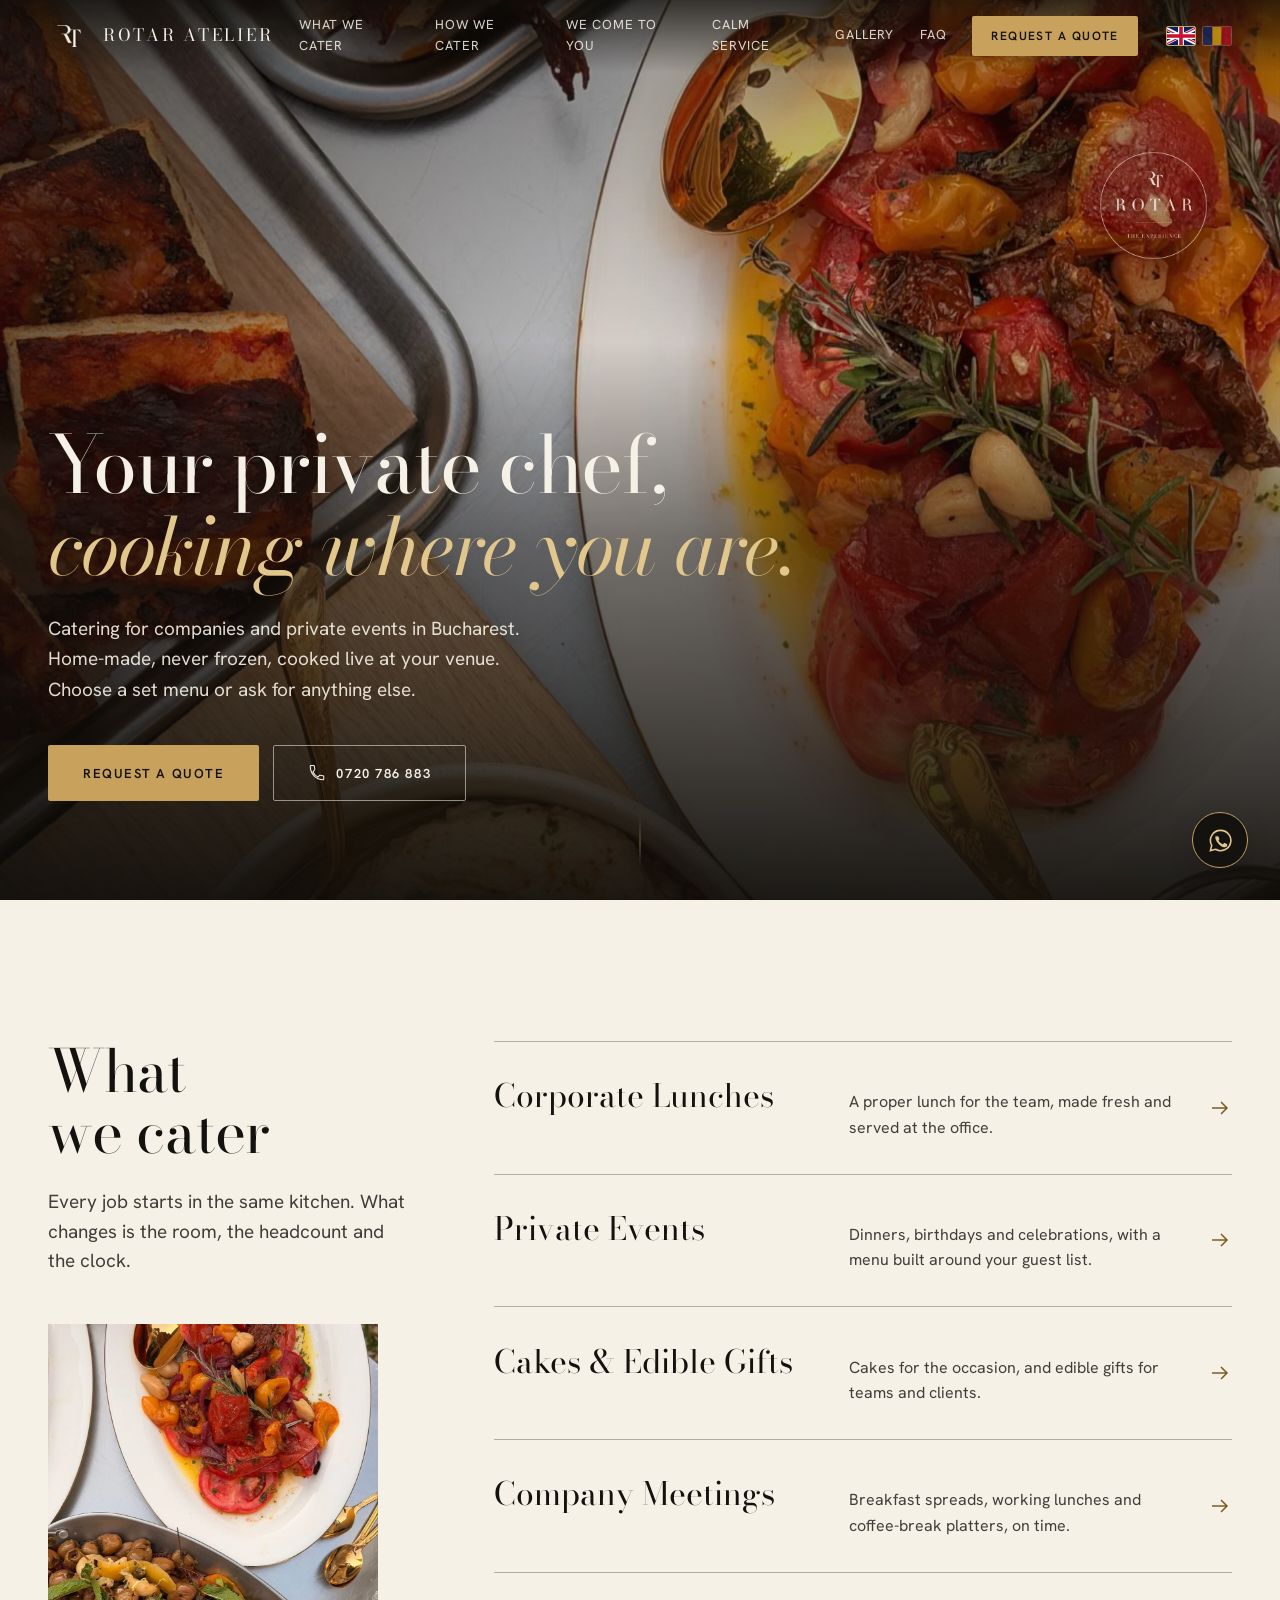
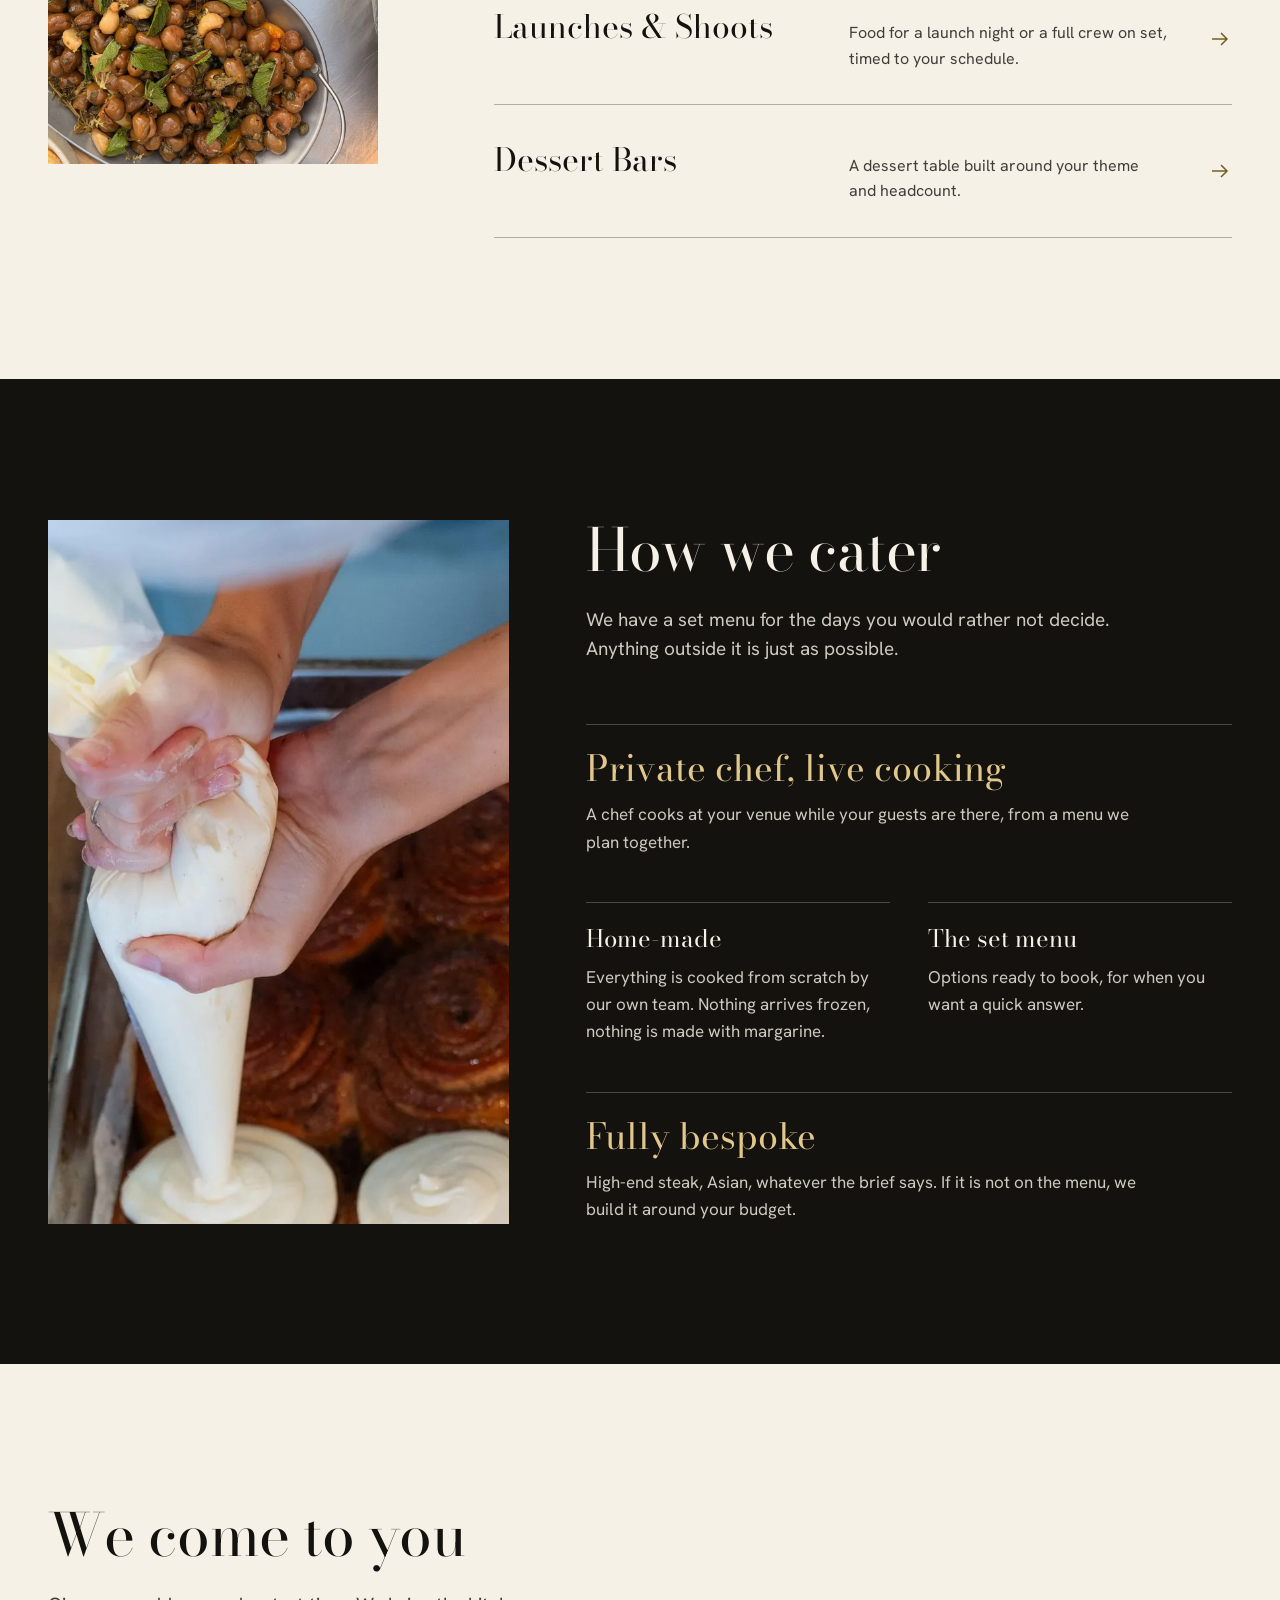
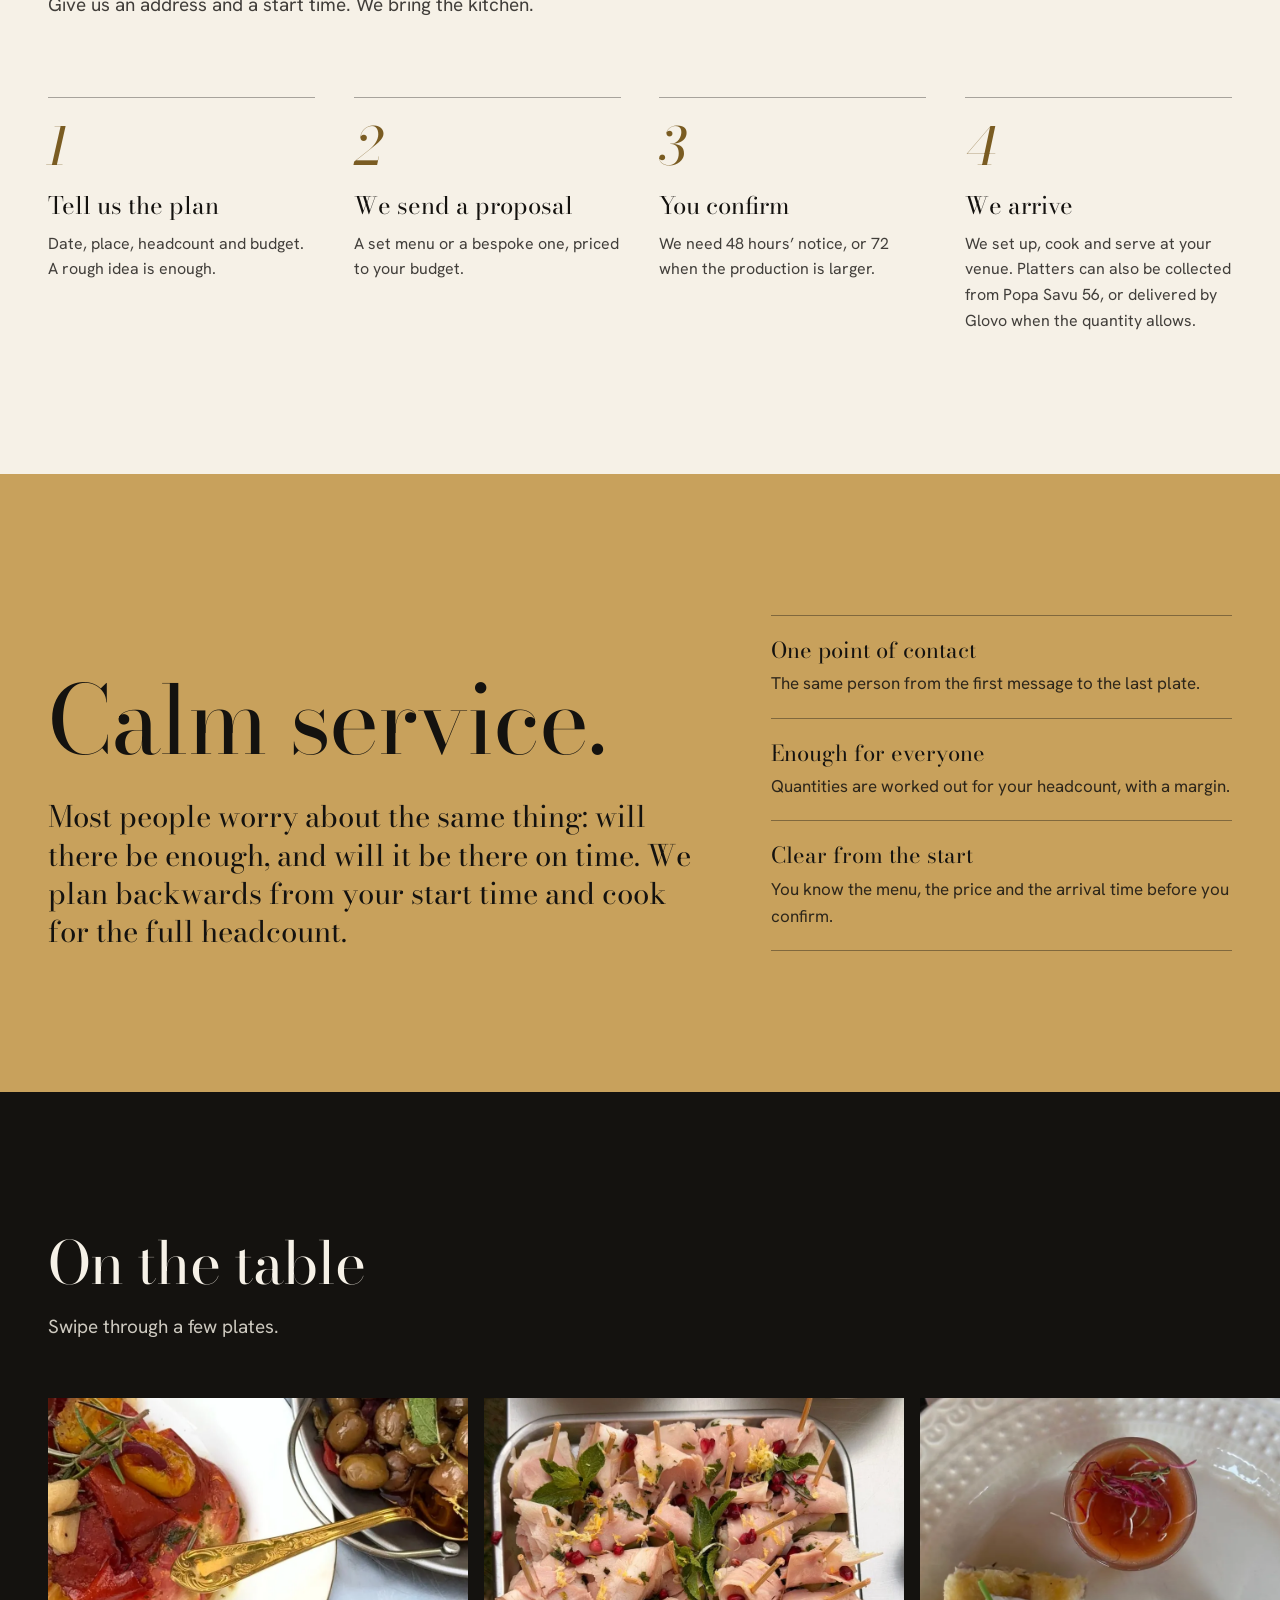
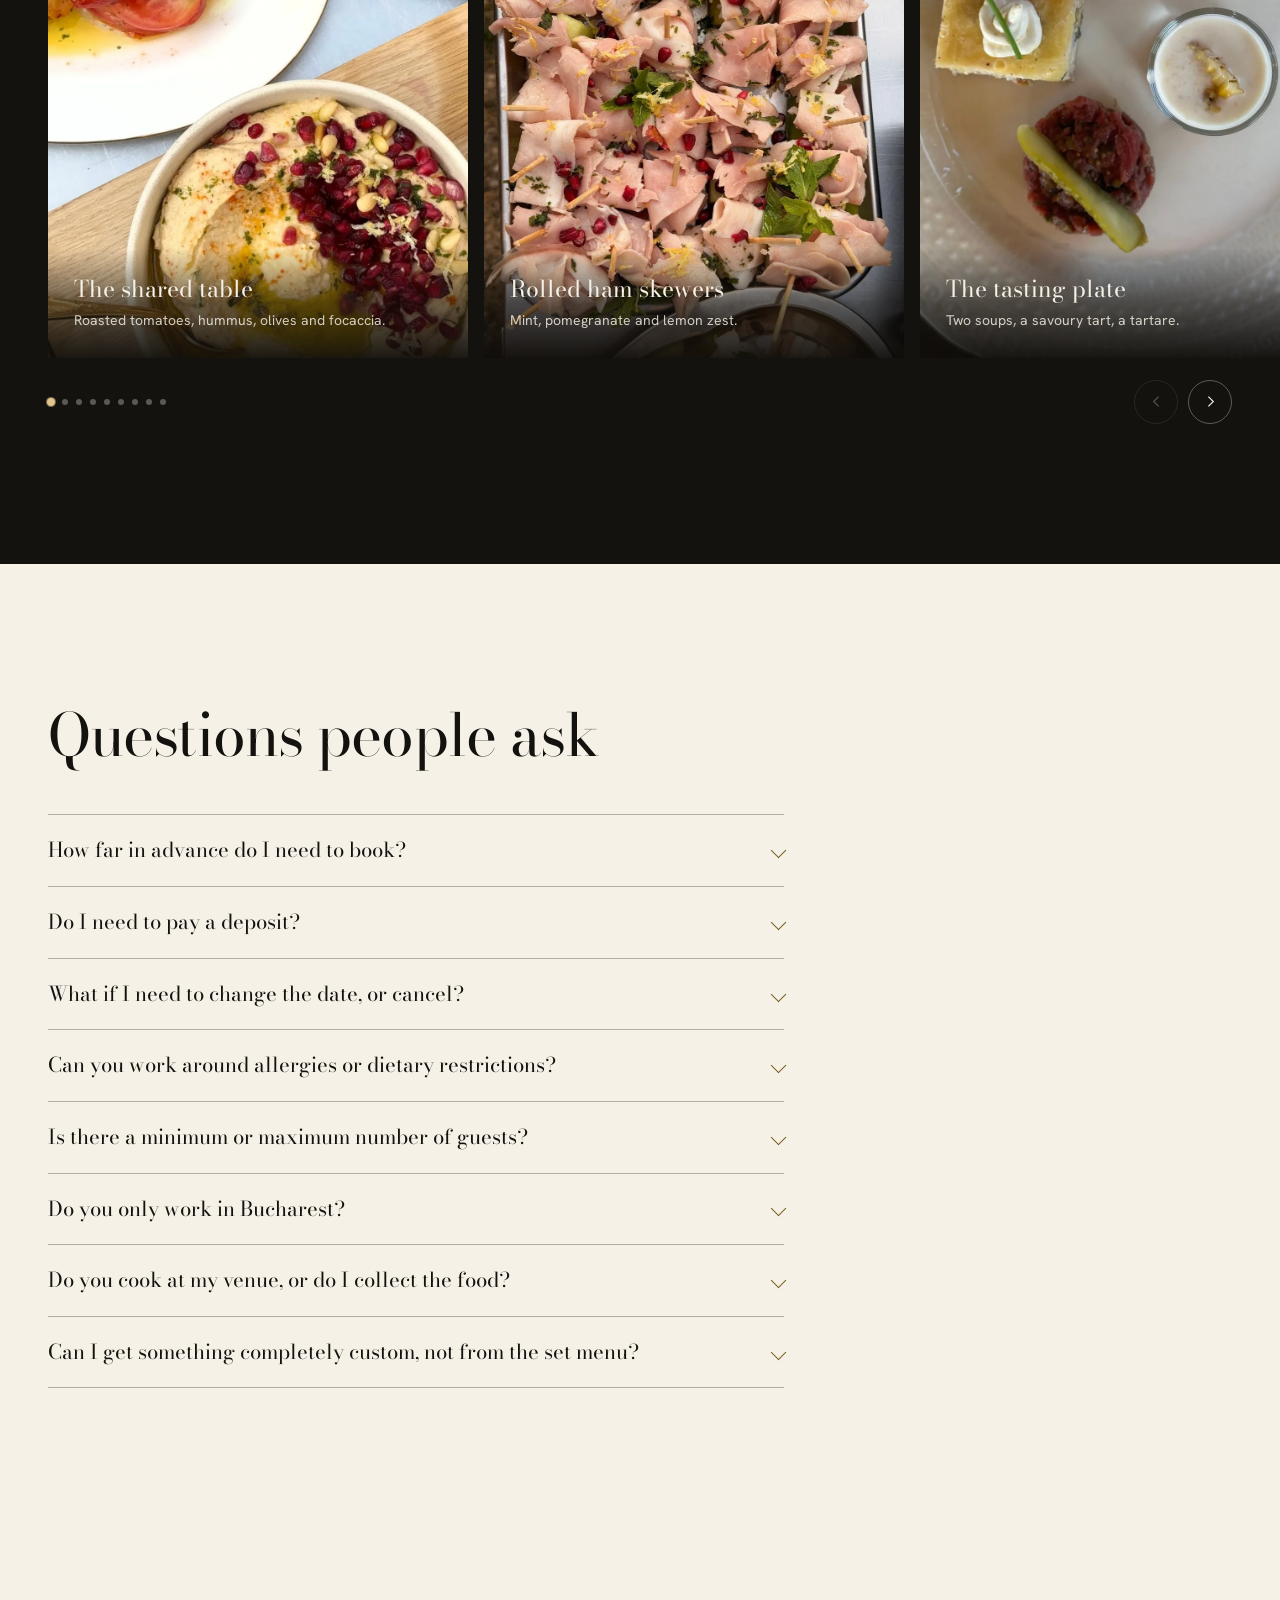
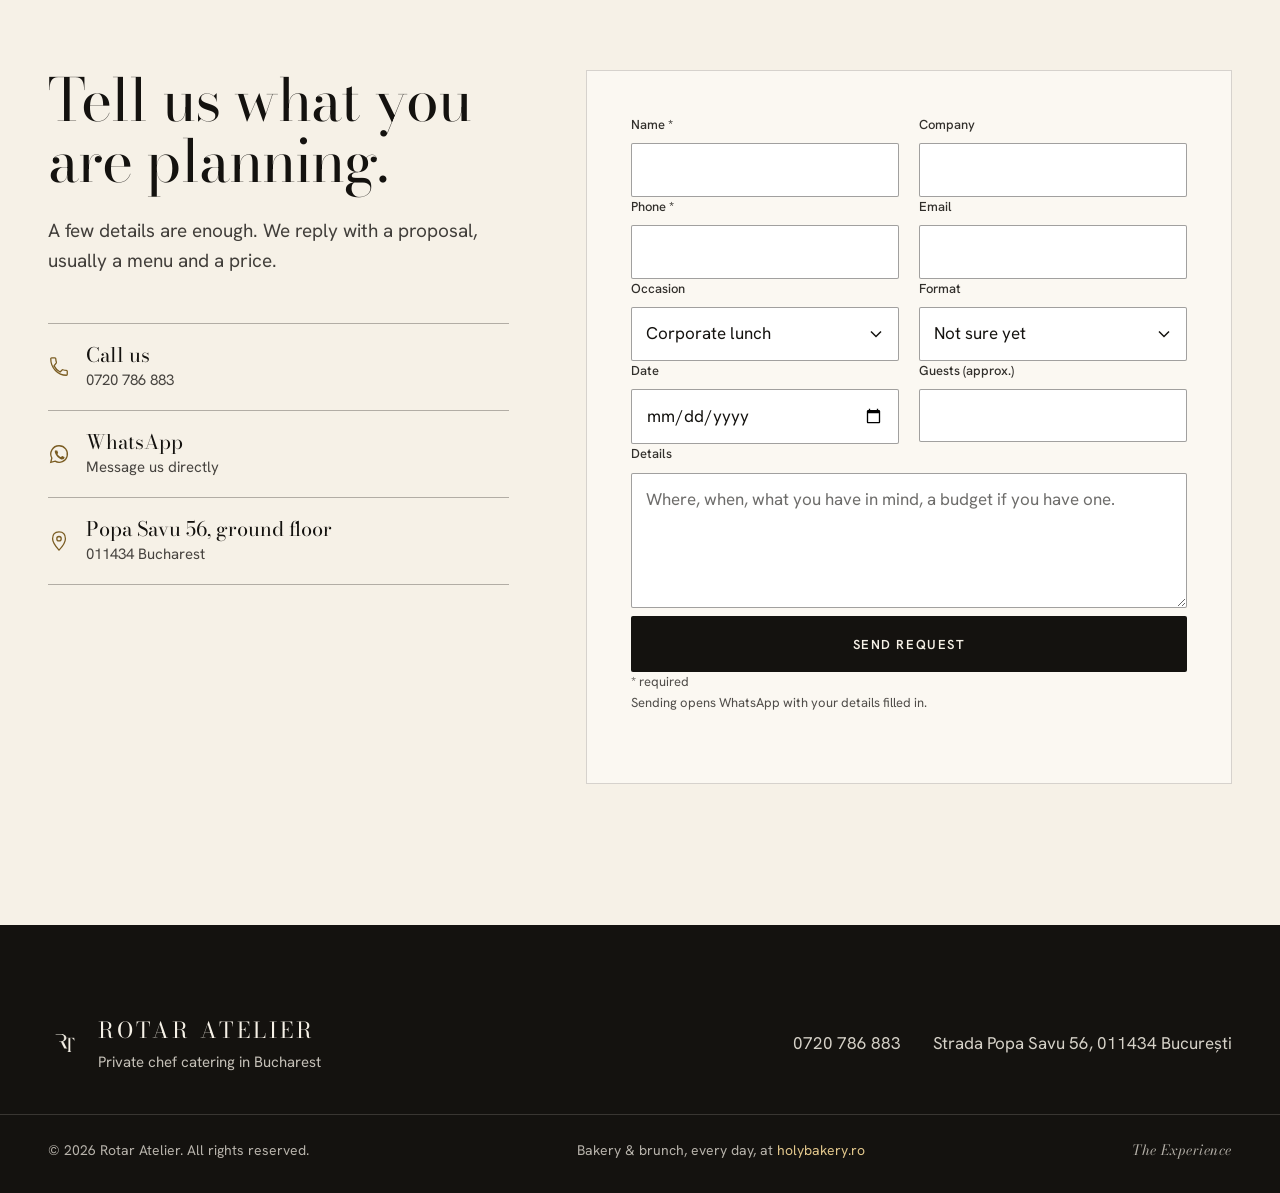
<file: index.html>
<!DOCTYPE html>
<html lang="en">
<head>
<meta charset="UTF-8">
<meta name="viewport" content="width=device-width, initial-scale=1">
<title>Rotar Atelier | Private chef catering in Bucharest</title>
<meta name="description" content="Private chef catering for companies and private events in Bucharest. Home-made, never frozen, cooked live at your venue. Set menus or fully bespoke.">
<meta name="theme-color" content="#14120f">
<meta property="og:type" content="website">
<meta property="og:title" content="Rotar Atelier | Private chef catering in Bucharest">
<meta property="og:description" content="Private chef catering for companies and private events in Bucharest. Home-made, never frozen, cooked live at your venue. Set menus or fully bespoke.">
<meta property="og:image" content="/assets/og.jpg">
<meta property="og:image:width" content="1200">
<meta property="og:image:height" content="630">
<meta name="twitter:card" content="summary_large_image">
<meta name="twitter:title" content="Rotar Atelier | Private chef catering in Bucharest">
<meta name="twitter:description" content="Private chef catering for companies and private events in Bucharest. Home-made, never frozen, cooked live at your venue. Set menus or fully bespoke.">
<meta name="twitter:image" content="/assets/og.jpg">
<link rel="icon" type="image/png" sizes="32x32" href="/assets/favicon-32.png">
<link rel="icon" type="image/png" sizes="64x64" href="/assets/favicon-64.png">
<link rel="apple-touch-icon" href="/assets/apple-touch-icon.png">
<link rel="manifest" href="/manifest.json">
<link rel="preconnect" href="https://fonts.googleapis.com">
<link rel="preconnect" href="https://fonts.gstatic.com" crossorigin>
<link href="https://fonts.googleapis.com/css2?family=Bodoni+Moda:ital,opsz,wght@0,6..96,400..600;1,6..96,400..600&family=Hanken+Grotesk:wght@400..600&display=swap" rel="stylesheet">
<link rel="stylesheet" href="/styles.css">
<!--
  TODO: the two URLs below (image, url) use a placeholder domain. Replace
  REPLACE-WITH-REAL-DOMAIN with the real production domain once it's live
  — same placeholder as in robots.txt and sitemap.xml.
-->
<script type="application/ld+json">
{
  "@context": "https://schema.org",
  "@type": ["LocalBusiness", "FoodEstablishment"],
  "name": "Rotar Atelier",
  "alternateName": "Rotar Atelier — The Experience",
  "image": "https://REPLACE-WITH-REAL-DOMAIN/assets/og.jpg",
  "url": "https://REPLACE-WITH-REAL-DOMAIN/",
  "telephone": "+40720786883",
  "address": {
    "@type": "PostalAddress",
    "streetAddress": "Strada Popa Savu 56",
    "addressLocality": "Bucharest",
    "postalCode": "011434",
    "addressCountry": "RO"
  },
  "areaServed": [
    { "@type": "City", "name": "Bucharest" },
    { "@type": "AdministrativeArea", "name": "Ilfov" }
  ],
  "contactPoint": {
    "@type": "ContactPoint",
    "telephone": "+40720786883",
    "contactType": "customer service",
    "availableLanguage": ["English", "Romanian"]
  },
  "sameAs": ["https://holybakery.ro"]
}
</script>
<!-- Mirrors the #faq section's English copy. The on-page text also has a
     Romanian version (i18n.js); structured data stays single-language. -->
<script type="application/ld+json">
{
  "@context": "https://schema.org",
  "@type": "FAQPage",
  "mainEntity": [
    { "@type": "Question", "name": "How far in advance do I need to book?", "acceptedAnswer": { "@type": "Answer", "text": "At least 48 hours before the event. For larger productions we may need 72 — we'll tell you which one applies when we send the offer." } },
    { "@type": "Question", "name": "Do I need to pay a deposit?", "acceptedAnswer": { "@type": "Answer", "text": "Yes — a deposit at confirmation, with the balance due at the event." } },
    { "@type": "Question", "name": "What if I need to change the date, or cancel?", "acceptedAnswer": { "@type": "Answer", "text": "Talk to us directly. We're flexible with date changes when you give us reasonable notice." } },
    { "@type": "Question", "name": "Can you work around allergies or dietary restrictions?", "acceptedAnswer": { "@type": "Answer", "text": "Yes — tell us about any allergy or restriction when you book, and we adjust the menu around it." } },
    { "@type": "Question", "name": "Is there a minimum or maximum number of guests?", "acceptedAnswer": { "@type": "Answer", "text": "No fixed limit. Tell us the headcount and we'll confirm we can cover it, then build the offer around it." } },
    { "@type": "Question", "name": "Do you only work in Bucharest?", "acceptedAnswer": { "@type": "Answer", "text": "Mainly Bucharest, plus the surrounding area for an extra travel cost depending on distance." } },
    { "@type": "Question", "name": "Do you cook at my venue, or do I collect the food?", "acceptedAnswer": { "@type": "Answer", "text": "Both, depending on what you book. For a private chef, we set up and cook live at your venue. Platters can also be collected from Popa Savu 56, or delivered by Glovo when the quantity allows." } },
    { "@type": "Question", "name": "Can I get something completely custom, not from the set menu?", "acceptedAnswer": { "@type": "Answer", "text": "Yes. The set menu is there for a quick answer, but anything else is just as possible — we build it around your brief and your budget." } }
  ]
}
</script>
</head>
<body>

<div class="scroll-progress" id="scrollProgress" aria-hidden="true"></div>

<a class="skip" href="#main" data-i18n="skip">Skip to content</a>

<!-- ============ HEADER ============ -->
<div id="top-sentinel" aria-hidden="true"></div>
<header class="site-header" id="siteHeader">
  <div class="container header-inner">
    <a href="#top" class="brand" aria-label="Rotar Atelier">
      <img src="/assets/logo-mark-cream.png" alt="" width="40" height="40" class="brand-mark">
      <span class="brand-word">Rotar Atelier</span>
    </a>

    <nav class="nav" id="mainNav" aria-label="Main">
      <a href="#cater" data-i18n="nav.cater">What we cater</a>
      <a href="#how" data-i18n="nav.how">How we cater</a>
      <a href="#visit" data-i18n="nav.visit">We come to you</a>
      <a href="#calm" data-i18n="nav.calm">Calm service</a>
      <a href="#gallery" data-i18n="nav.gallery">Gallery</a>
      <a href="#faq" data-i18n="nav.faq">FAQ</a>
      <a href="#start" class="btn btn-gold btn-sm nav-cta" data-i18n="nav.cta">Request a quote</a>
    </nav>

    <div class="lang" role="group" data-i18n-attr="aria-label:lang.label" aria-label="Language">
      <button type="button" data-lang="en" lang="en" aria-pressed="true" aria-label="English" title="English">
        <svg viewBox="0 0 60 30" preserveAspectRatio="xMidYMid slice" aria-hidden="true">
          <clipPath id="uk-a"><path d="M0,0 v30 h60 v-30 z"/></clipPath>
          <clipPath id="uk-b"><path d="M30,15 h30 v15 z v15 h-30 z h-30 v-15 z v-15 h30 z"/></clipPath>
          <g clip-path="url(#uk-a)">
            <path d="M0,0 v30 h60 v-30 z" fill="#012169"/>
            <path d="M0,0 L60,30 M60,0 L0,30" stroke="#fff" stroke-width="6"/>
            <path d="M0,0 L60,30 M60,0 L0,30" clip-path="url(#uk-b)" stroke="#c8102e" stroke-width="4"/>
            <path d="M30,0 v30 M0,15 h60" stroke="#fff" stroke-width="10"/>
            <path d="M30,0 v30 M0,15 h60" stroke="#c8102e" stroke-width="6"/>
          </g>
        </svg>
      </button>
      <button type="button" data-lang="ro" lang="ro" aria-pressed="false" aria-label="Română" title="Română">
        <svg viewBox="0 0 3 2" preserveAspectRatio="none" aria-hidden="true">
          <rect width="1" height="2" fill="#002b7f"/>
          <rect x="1" width="1" height="2" fill="#fcd116"/>
          <rect x="2" width="1" height="2" fill="#ce1126"/>
        </svg>
      </button>
    </div>

    <button class="nav-toggle" id="navToggle" type="button" aria-expanded="false" aria-controls="mainNav" data-i18n-attr="aria-label:nav.open" aria-label="Open menu">
      <span></span><span></span>
    </button>
  </div>
</header>

<main id="main">

<!-- ============ HERO ============ -->
<section class="hero" id="top">
  <div class="hero-media">
    <picture><source type="image/webp" srcset="/assets/hero.webp"><img src="/assets/hero.jpg" width="1500" height="2000" alt="Overhead view of a table: roasted tomatoes, hummus with pomegranate, marinated olives and focaccia, with gold cutlery" data-i18n-attr="alt:alt.hero" fetchpriority="high"></picture>
  </div>

  <img class="hero-seal" src="/assets/logo-full-cream.png" alt="" width="640" height="640" aria-hidden="true">

  <div class="container hero-inner">
    <h1 class="hero-line" data-i18n-html="hero.h1">Your private chef,<br><em>cooking where you are.</em></h1>
    <p class="hero-sub hero-line" data-i18n="hero.sub">Catering for companies and private events in Bucharest. Home-made, never frozen, cooked live at your venue. Choose a set menu or ask for anything else.</p>
    <div class="hero-actions hero-line">
      <a href="#start" class="btn btn-gold btn-lg" data-i18n="hero.cta">Request a quote</a>
      <a href="tel:+40720786883" class="btn btn-line btn-lg" data-i18n-attr="aria-label:hero.callLabel" aria-label="Call 0720 786 883">
        <svg class="icon" viewBox="0 0 24 24" aria-hidden="true"><path d="M6.6 10.8c1.4 2.8 3.8 5.2 6.6 6.6l2.2-2.2c.3-.3.7-.4 1-.2 1.1.4 2.3.6 3.6.6.6 0 1 .4 1 1V20c0 .6-.4 1-1 1C10.9 21 3 13.1 3 3c0-.6.4-1 1-1h3.5c.6 0 1 .4 1 1 0 1.3.2 2.5.6 3.6.1.4 0 .8-.2 1.1z" fill="none" stroke="currentColor" stroke-width="1.4"/></svg>
        <span>0720 786 883</span>
      </a>
    </div>
  </div>

  <a class="hero-scroll" href="#cater" aria-hidden="true" tabindex="-1">
    <span></span>
  </a>
</section>

<!-- ============ WHAT WE CATER ============ -->
<section class="section on-cream cater" id="cater">
  <div class="container cater-grid">
    <div class="cater-head">
      <h2 class="display" data-i18n="cater.title">What we cater</h2>
      <p class="lead" data-i18n="cater.lead">Every job starts in the same kitchen. What changes is the room, the headcount and the clock.</p>
      <figure class="cater-figure">
        <picture><source type="image/webp" srcset="/assets/cater.webp"><img src="/assets/cater.jpg" width="1000" height="1333" alt="Roasted tomatoes on a white plate and marinated olives in a steel pan, with gold spoons" data-i18n-attr="alt:alt.cater" loading="lazy" decoding="async"></picture>
      </figure>
    </div>

    <div class="cater-list">
      <a class="cater-row" href="#start" data-occasion="corporate-lunches">
        <h3 class="cater-name" data-i18n="cater.1.n">Corporate Lunches</h3>
        <p class="cater-desc" data-i18n="cater.1.d">A proper lunch for the team, made fresh and served at the office.</p>
        <svg class="cater-go" viewBox="0 0 24 24" aria-hidden="true"><path d="M4 12h15M13 6l6 6-6 6" fill="none" stroke="currentColor" stroke-width="1.5"/></svg>
      </a>
      <a class="cater-row" href="#start" data-occasion="private-events">
        <h3 class="cater-name" data-i18n="cater.2.n">Private Events</h3>
        <p class="cater-desc" data-i18n="cater.2.d">Dinners, birthdays and celebrations, with a menu built around your guest list.</p>
        <svg class="cater-go" viewBox="0 0 24 24" aria-hidden="true"><path d="M4 12h15M13 6l6 6-6 6" fill="none" stroke="currentColor" stroke-width="1.5"/></svg>
      </a>
      <a class="cater-row" href="#start" data-occasion="cakes-gifts">
        <h3 class="cater-name" data-i18n="cater.3.n">Cakes &amp; Edible Gifts</h3>
        <p class="cater-desc" data-i18n="cater.3.d">Cakes for the occasion, and edible gifts for teams and clients.</p>
        <svg class="cater-go" viewBox="0 0 24 24" aria-hidden="true"><path d="M4 12h15M13 6l6 6-6 6" fill="none" stroke="currentColor" stroke-width="1.5"/></svg>
      </a>
      <a class="cater-row" href="#start" data-occasion="company-meetings">
        <h3 class="cater-name" data-i18n="cater.4.n">Company Meetings</h3>
        <p class="cater-desc" data-i18n="cater.4.d">Breakfast spreads, working lunches and coffee-break platters, on time.</p>
        <svg class="cater-go" viewBox="0 0 24 24" aria-hidden="true"><path d="M4 12h15M13 6l6 6-6 6" fill="none" stroke="currentColor" stroke-width="1.5"/></svg>
      </a>
      <a class="cater-row" href="#start" data-occasion="launches-shoots">
        <h3 class="cater-name" data-i18n="cater.5.n">Launches &amp; Shoots</h3>
        <p class="cater-desc" data-i18n="cater.5.d">Food for a launch night or a full crew on set, timed to your schedule.</p>
        <svg class="cater-go" viewBox="0 0 24 24" aria-hidden="true"><path d="M4 12h15M13 6l6 6-6 6" fill="none" stroke="currentColor" stroke-width="1.5"/></svg>
      </a>
      <a class="cater-row" href="#start" data-occasion="dessert-bars">
        <h3 class="cater-name" data-i18n="cater.6.n">Dessert Bars</h3>
        <p class="cater-desc" data-i18n="cater.6.d">A dessert table built around your theme and headcount.</p>
        <svg class="cater-go" viewBox="0 0 24 24" aria-hidden="true"><path d="M4 12h15M13 6l6 6-6 6" fill="none" stroke="currentColor" stroke-width="1.5"/></svg>
      </a>
    </div>
  </div>
</section>

<!-- ============ HOW WE CATER ============ -->
<section class="section on-dark how" id="how">
  <div class="container how-grid">
    <figure class="how-figure">
      <picture><source type="image/webp" srcset="/assets/chef-piping.webp"><img src="/assets/chef-piping.jpg" width="1400" height="1049" alt="A chef piping cream over freshly baked cinnamon rolls" data-i18n-attr="alt:alt.chef" loading="lazy" decoding="async"></picture>
    </figure>

    <div class="how-body">
      <h2 class="display" data-i18n="how.title">How we cater</h2>
      <p class="lead" data-i18n="how.lead">We have a set menu for the days you would rather not decide. Anything outside it is just as possible.</p>

      <div class="principles">
        <div class="principle principle-major">
          <h3 data-i18n="how.chef.t">Private chef, live cooking</h3>
          <p data-i18n="how.chef.p">A chef cooks at your venue while your guests are there, from a menu we plan together.</p>
        </div>
        <div class="principle">
          <h3 data-i18n="how.home.t">Home-made</h3>
          <p data-i18n="how.home.p">Everything is cooked from scratch by our own team. Nothing arrives frozen, nothing is made with margarine.</p>
        </div>
        <div class="principle">
          <h3 data-i18n="how.menu.t">The set menu</h3>
          <p data-i18n="how.menu.p">Options ready to book, for when you want a quick answer.</p>
        </div>
        <div class="principle principle-major">
          <h3 data-i18n="how.bespoke.t">Fully bespoke</h3>
          <p data-i18n="how.bespoke.p">High-end steak, Asian, whatever the brief says. If it is not on the menu, we build it around your budget.</p>
        </div>
      </div>
    </div>
  </div>
</section>

<!-- ============ WE COME TO YOU ============ -->
<section class="section on-cream visit" id="visit">
  <div class="container">
    <div class="visit-head">
      <h2 class="display" data-i18n="visit.title">We come to you</h2>
      <p class="lead" data-i18n="visit.lead">Give us an address and a start time. We bring the kitchen.</p>
    </div>

    <ol class="steps">
      <li class="step">
        <span class="step-num" aria-hidden="true">1</span>
        <h3 data-i18n="visit.1.t">Tell us the plan</h3>
        <p data-i18n="visit.1.p">Date, place, headcount and budget. A rough idea is enough.</p>
      </li>
      <li class="step">
        <span class="step-num" aria-hidden="true">2</span>
        <h3 data-i18n="visit.2.t">We send a proposal</h3>
        <p data-i18n="visit.2.p">A set menu or a bespoke one, priced to your budget.</p>
      </li>
      <li class="step">
        <span class="step-num" aria-hidden="true">3</span>
        <h3 data-i18n="visit.3.t">You confirm</h3>
        <p data-i18n="visit.3.p">We need 48 hours’ notice, or 72 when the production is larger.</p>
      </li>
      <li class="step">
        <span class="step-num" aria-hidden="true">4</span>
        <h3 data-i18n="visit.4.t">We arrive</h3>
        <p data-i18n="visit.4.p">We set up, cook and serve at your venue. Platters can also be collected from Popa Savu 56, or delivered by Glovo when the quantity allows.</p>
      </li>
    </ol>
  </div>
</section>

<!-- ============ CALM SERVICE ============ -->
<section class="section on-gold calm" id="calm">
  <div class="container calm-grid">
    <div>
      <h2 class="display" data-i18n="calm.title">Calm service.</h2>
      <p class="calm-statement" data-i18n="calm.statement">Most people worry about the same thing: will there be enough, and will it be there on time. We plan backwards from your start time and cook for the full headcount.</p>
    </div>
    <dl class="calm-list">
      <div>
        <dt data-i18n="calm.a.t">One point of contact</dt>
        <dd data-i18n="calm.a.p">The same person from the first message to the last plate.</dd>
      </div>
      <div>
        <dt data-i18n="calm.b.t">Enough for everyone</dt>
        <dd data-i18n="calm.b.p">Quantities are worked out for your headcount, with a margin.</dd>
      </div>
      <div>
        <dt data-i18n="calm.c.t">Clear from the start</dt>
        <dd data-i18n="calm.c.p">You know the menu, the price and the arrival time before you confirm.</dd>
      </div>
    </dl>
  </div>
</section>

<!-- ============ GALLERY ============ -->
<section class="section on-dark gallery" id="gallery">
  <div class="container gallery-head">
    <h2 class="display" data-i18n="gallery.title">On the table</h2>
    <p class="lead" data-i18n="gallery.lead">Swipe through a few plates.</p>
  </div>

  <div class="reel" id="reel" tabindex="0" role="region" data-i18n-attr="aria-label:gallery.title" aria-label="On the table">
    <div class="reel-track">
      <figure class="slide" data-slide="1">
        <picture><source type="image/webp" srcset="/assets/mezze.webp"><img src="/assets/mezze.jpg" width="1000" height="1778" alt="Overhead view of roasted tomatoes, marinated olives and a bowl of hummus with pomegranate" data-i18n-attr="alt:alt.g1" loading="lazy" decoding="async"></picture>
        <figcaption><h3 data-i18n="g.s1.t">The shared table</h3><p data-i18n="g.s1.p">Roasted tomatoes, hummus, olives and focaccia.</p></figcaption>
      </figure>
      <figure class="slide" data-slide="2">
        <picture><source type="image/webp" srcset="/assets/skewers-tall.webp"><img src="/assets/skewers-tall.jpg" width="1500" height="2000" alt="A steel tray of rolled ham skewers with mint, pomegranate seeds and lemon zest" data-i18n-attr="alt:alt.g2" loading="lazy" decoding="async"></picture>
        <figcaption><h3 data-i18n="g.s2.t">Rolled ham skewers</h3><p data-i18n="g.s2.p">Mint, pomegranate and lemon zest.</p></figcaption>
      </figure>
      <figure class="slide" data-slide="3">
        <picture><source type="image/webp" srcset="/assets/tasting.webp"><img src="/assets/tasting.jpg" width="1200" height="1296" alt="Overhead view of a tasting plate with two soups in glasses, a savoury tart and a beef tartare" data-i18n-attr="alt:alt.g3a" loading="lazy" decoding="async"></picture>
        <figcaption><h3 data-i18n="g.s3.t">The tasting plate</h3><p data-i18n="g.s3.p">Two soups, a savoury tart, a tartare.</p></figcaption>
      </figure>
      <figure class="slide" data-slide="4">
        <picture><source type="image/webp" srcset="/assets/tasting-angle.webp"><img src="/assets/tasting-angle.jpg" width="1100" height="1467" alt="The same tasting plate in low sun, with more plates lined up behind" data-i18n-attr="alt:alt.g3b" loading="lazy" decoding="async"></picture>
        <figcaption><h3 data-i18n="g.s4.t">Ready to serve</h3><p data-i18n="g.s4.p">The same plate, a different table.</p></figcaption>
      </figure>
      <figure class="slide" data-slide="5">
        <picture><source type="image/webp" srcset="/assets/gallery-baker.webp"><img src="/assets/gallery-baker.jpg" width="1100" height="1530" alt="A baker holding a stack of freshly cut focaccia" data-i18n-attr="alt:alt.baker" loading="lazy" decoding="async"></picture>
        <figcaption><h3 data-i18n="g.s5.t">Baked that morning</h3><p data-i18n="g.s5.p">Fresh focaccia, every time.</p></figcaption>
      </figure>
      <figure class="slide" data-slide="6">
        <picture><source type="image/webp" srcset="/assets/gallery-sandwich.webp"><img src="/assets/gallery-sandwich.jpg" width="1400" height="1050" alt="Open sandwiches with ham, rocket and cherry tomatoes on toasted bread" data-i18n-attr="alt:alt.sandwich" loading="lazy" decoding="async"></picture>
        <figcaption><h3 data-i18n="g.s6.t">Assembled to order</h3><p data-i18n="g.s6.p">Ham, rocket, cherry tomatoes.</p></figcaption>
      </figure>
      <figure class="slide" data-slide="7">
        <picture><source type="image/webp" srcset="/assets/gallery-focaccia.webp"><img src="/assets/gallery-focaccia.jpg" width="1400" height="933" alt="Freshly cut focaccia stacked on a board" data-i18n-attr="alt:alt.focaccia" loading="lazy" decoding="async"></picture>
        <figcaption><h3 data-i18n="g.s7.t">The crumb</h3><p data-i18n="g.s7.p">Slow fermentation, real air.</p></figcaption>
      </figure>
      <figure class="slide" data-slide="8">
        <picture><source type="image/webp" srcset="/assets/gallery-rolls.webp"><img src="/assets/gallery-rolls.jpg" width="1200" height="959" alt="A tray of cinnamon rolls topped with cream" data-i18n-attr="alt:alt.rolls" loading="lazy" decoding="async"></picture>
        <figcaption><h3 data-i18n="g.s8.t">Something sweet, too</h3><p data-i18n="g.s8.p">Cinnamon rolls, fresh cream.</p></figcaption>
      </figure>
      <a class="slide slide-cta" data-slide="9" href="#start" data-occasion="cakes-gifts">
        <picture><source type="image/webp" srcset="/assets/gallery-focaccia.webp"><img src="/assets/gallery-focaccia.jpg" width="1400" height="933" alt="" aria-hidden="true"></picture>
        <div class="slide-cta-body">
          <h3 data-i18n="gifts.t">Edible gifts for your team</h3>
          <p data-i18n="gifts.p">Gifts for teams and clients, made by hand and sized to your list.</p>
          <span class="link-arrow"><span data-i18n="gifts.cta">Ask about gifts</span><svg viewBox="0 0 24 24" aria-hidden="true"><path d="M4 12h15M13 6l6 6-6 6" fill="none" stroke="currentColor" stroke-width="1.5"/></svg></span>
        </div>
      </a>
    </div>
  </div>

  <div class="container reel-controls">
    <div class="reel-dots" id="reelDots"></div>
    <div class="reel-arrows">
      <button type="button" class="reel-arrow" data-dir="-1" data-i18n-attr="aria-label:gallery.prev" aria-label="Previous photo">
        <svg viewBox="0 0 24 24" aria-hidden="true"><path d="M15 5l-7 7 7 7" fill="none" stroke="currentColor" stroke-width="1.6"/></svg>
      </button>
      <button type="button" class="reel-arrow" data-dir="1" data-i18n-attr="aria-label:gallery.next" aria-label="Next photo">
        <svg viewBox="0 0 24 24" aria-hidden="true"><path d="M9 5l7 7-7 7" fill="none" stroke="currentColor" stroke-width="1.6"/></svg>
      </button>
    </div>
  </div>

  <!-- Filled by script.js from the TESTIMONIALS list. Stays hidden until it has real quotes. -->
  <div class="container proof" id="proof" hidden>
    <h3 class="proof-title" data-i18n="proof.title">What clients say</h3>
    <div class="proof-list" id="proofList"></div>
  </div>
</section>

<!-- ============ FAQ ============ -->
<section class="section on-cream faq" id="faq">
  <div class="container">
    <h2 class="display" data-i18n="faq.title">Questions people ask</h2>

    <div class="faq-list">
      <details class="faq-item">
        <summary><span data-i18n="faq.q1">How far in advance do I need to book?</span></summary>
        <p data-i18n="faq.a1">At least 48 hours before the event. For larger productions we may need 72 — we&rsquo;ll tell you which one applies when we send the offer.</p>
      </details>
      <details class="faq-item">
        <summary><span data-i18n="faq.q2">Do I need to pay a deposit?</span></summary>
        <p data-i18n="faq.a2">Yes — a deposit at confirmation, with the balance due at the event.</p>
      </details>
      <details class="faq-item">
        <summary><span data-i18n="faq.q3">What if I need to change the date, or cancel?</span></summary>
        <p data-i18n="faq.a3">Talk to us directly. We&rsquo;re flexible with date changes when you give us reasonable notice.</p>
      </details>
      <details class="faq-item">
        <summary><span data-i18n="faq.q4">Can you work around allergies or dietary restrictions?</span></summary>
        <p data-i18n="faq.a4">Yes — tell us about any allergy or restriction when you book, and we adjust the menu around it.</p>
      </details>
      <details class="faq-item">
        <summary><span data-i18n="faq.q5">Is there a minimum or maximum number of guests?</span></summary>
        <p data-i18n="faq.a5">No fixed limit. Tell us the headcount and we&rsquo;ll confirm we can cover it, then build the offer around it.</p>
      </details>
      <details class="faq-item">
        <summary><span data-i18n="faq.q6">Do you only work in Bucharest?</span></summary>
        <p data-i18n="faq.a6">Mainly Bucharest, plus the surrounding area for an extra travel cost depending on distance.</p>
      </details>
      <details class="faq-item">
        <summary><span data-i18n="faq.q7">Do you cook at my venue, or do I collect the food?</span></summary>
        <p data-i18n="faq.a7">Both, depending on what you book. For a private chef, we set up and cook live at your venue. Platters can also be collected from Popa Savu 56, or delivered by Glovo when the quantity allows.</p>
      </details>
      <details class="faq-item">
        <summary><span data-i18n="faq.q8">Can I get something completely custom, not from the set menu?</span></summary>
        <p data-i18n="faq.a8">Yes. The set menu is there for a quick answer, but anything else is just as possible — we build it around your brief and your budget.</p>
      </details>
    </div>
  </div>
</section>

<!-- ============ START / LEAD FORM ============ -->
<section class="section on-cream start" id="start">
  <div class="container start-grid">
    <div class="start-side">
      <h2 class="display" data-i18n="start.title">Tell us what you are planning.</h2>
      <p class="lead" data-i18n="start.lead">A few details are enough. We reply with a proposal, usually a menu and a price.</p>

      <ul class="quick">
        <li>
          <a href="tel:+40720786883">
            <svg class="icon" viewBox="0 0 24 24" aria-hidden="true"><path d="M6.6 10.8c1.4 2.8 3.8 5.2 6.6 6.6l2.2-2.2c.3-.3.7-.4 1-.2 1.1.4 2.3.6 3.6.6.6 0 1 .4 1 1V20c0 .6-.4 1-1 1C10.9 21 3 13.1 3 3c0-.6.4-1 1-1h3.5c.6 0 1 .4 1 1 0 1.3.2 2.5.6 3.6.1.4 0 .8-.2 1.1z" fill="none" stroke="currentColor" stroke-width="1.4"/></svg>
            <span><strong data-i18n="quick.call">Call us</strong><small>0720 786 883</small></span>
          </a>
        </li>
        <li>
          <a href="https://wa.me/40720786883" target="_blank" rel="noopener">
            <svg class="icon" viewBox="0 0 24 24" aria-hidden="true"><path d="M12 3a9 9 0 00-7.8 13.4L3 21l4.7-1.2A9 9 0 1012 3z" fill="none" stroke="currentColor" stroke-width="1.4"/><path d="M8.6 8.8c.2-.5.4-.5.6-.5h.5c.2 0 .4 0 .6.5s.7 1.6.7 1.8 0 .3-.1.5c-.2.2-.3.3-.4.5-.2.2-.3.3-.1.6.2.3.8 1.3 1.8 2.1 1.2 1 1.8 1.2 2.1 1 .3-.2.7-.7.9-1 .2-.2.4-.2.6-.1.3.1 1.6.7 1.8.9.2.1.4.2.4.4s0 1-.4 1.5c-.4.6-1.6 1-2.2 1-.6 0-1.9-.2-3.6-1.6-2.1-1.7-3.3-3.8-3.5-4.2-.1-.4-.9-1.4-.9-2.6s.6-1.8.8-2z" fill="currentColor" stroke="none"/></svg>
            <span><strong data-i18n="quick.wa">WhatsApp</strong><small data-i18n="quick.waSub">Message us directly</small></span>
          </a>
        </li>
        <li>
          <a href="https://www.google.com/maps/search/?api=1&amp;query=Strada+Popa+Savu+56+Bucuresti" target="_blank" rel="noopener">
            <svg class="icon" viewBox="0 0 24 24" aria-hidden="true"><path d="M12 22s7-7.4 7-12.5S16.4 2 12 2 5 4.9 5 9.5 12 22 12 22z" fill="none" stroke="currentColor" stroke-width="1.4"/><circle cx="12" cy="9.5" r="2.4" fill="none" stroke="currentColor" stroke-width="1.4"/></svg>
            <span><strong data-i18n="quick.visit">Popa Savu 56, ground floor</strong><small data-i18n="quick.visitSub">011434 Bucharest</small></span>
          </a>
        </li>
      </ul>
    </div>

    <form class="form" id="offerForm" novalidate>
      <div class="form-fields" id="formFields">
      <div class="field-row">
        <div class="field">
          <label for="f-name"><span data-i18n="form.name">Name</span> *</label>
          <input id="f-name" name="name" type="text" autocomplete="name" required>
        </div>
        <div class="field">
          <label for="f-company" data-i18n="form.company">Company</label>
          <input id="f-company" name="company" type="text" autocomplete="organization">
        </div>
      </div>

      <div class="field-row">
        <div class="field">
          <label for="f-phone"><span data-i18n="form.phone">Phone</span> *</label>
          <input id="f-phone" name="phone" type="tel" autocomplete="tel" inputmode="tel" required>
        </div>
        <div class="field">
          <label for="f-email" data-i18n="form.email">Email</label>
          <input id="f-email" name="email" type="email" autocomplete="email">
        </div>
      </div>

      <div class="field-row">
        <div class="field">
          <label for="occasion" data-i18n="form.occasion">Occasion</label>
          <select id="occasion" name="occasion">
            <option value="corporate-lunches" data-i18n="opt.corporate-lunches">Corporate lunch</option>
            <option value="private-events" data-i18n="opt.private-events">Private event</option>
            <option value="cakes-gifts" data-i18n="opt.cakes-gifts">Cake or edible gift</option>
            <option value="company-meetings" data-i18n="opt.company-meetings">Company meeting</option>
            <option value="launches-shoots" data-i18n="opt.launches-shoots">Launch or shoot</option>
            <option value="dessert-bars" data-i18n="opt.dessert-bars">Dessert bar</option>
            <option value="other" data-i18n="opt.other">Something else</option>
          </select>
        </div>
        <div class="field">
          <label for="f-format" data-i18n="form.format">Format</label>
          <select id="f-format" name="format">
            <option value="unsure" data-i18n="fmt.unsure">Not sure yet</option>
            <option value="set" data-i18n="fmt.set">Set menu</option>
            <option value="live" data-i18n="fmt.live">Live cooking with a chef</option>
            <option value="bespoke" data-i18n="fmt.bespoke">Bespoke menu</option>
          </select>
        </div>
      </div>

      <div class="field-row">
        <div class="field">
          <label for="f-date" data-i18n="form.date">Date</label>
          <input id="f-date" name="date" type="date">
        </div>
        <div class="field">
          <label for="f-guests" data-i18n="form.guests">Guests (approx.)</label>
          <input id="f-guests" name="guests" type="number" min="1" inputmode="numeric">
        </div>
      </div>

      <div class="field">
        <label for="f-message" data-i18n="form.message">Details</label>
        <textarea id="f-message" name="message" rows="4" data-i18n-attr="placeholder:form.messagePh" placeholder="Where, when, what you have in mind, a budget if you have one."></textarea>
      </div>

      <input class="hp" type="text" name="website" tabindex="-1" autocomplete="off" aria-hidden="true">

      <button type="submit" class="btn btn-dark btn-lg btn-block" data-i18n="form.submit">Send request</button>
      <p class="form-meta"><span data-i18n="form.required">* required</span> <span data-i18n="form.note">Sending opens WhatsApp with your details filled in.</span></p>
      <p class="form-status" id="formStatus" role="status" aria-live="polite"></p>
      </div>

      <div class="form-confirm" id="formConfirm" role="status" aria-live="polite" hidden>
        <svg class="form-confirm-icon" viewBox="0 0 48 48" aria-hidden="true">
          <circle cx="24" cy="24" r="22" fill="none" stroke="currentColor" stroke-width="1.4"/>
          <path d="M14 24l7 7 13-14" fill="none" stroke="currentColor" stroke-width="1.8" stroke-linecap="round" stroke-linejoin="round"/>
        </svg>
        <h3 data-i18n="confirm.title">Request sent.</h3>
        <p data-i18n="confirm.body">Thank you — we will be in touch.</p>
        <p class="form-confirm-wa">
          <span data-i18n="confirm.waNote">If WhatsApp did not open on its own,</span>
          <a href="https://wa.me/40720786883" id="confirmWaLink" target="_blank" rel="noopener" data-i18n="confirm.waLink">send it directly.</a>
        </p>
        <button type="button" class="text-reset" id="formReset" data-i18n="confirm.reset">Send another request</button>
      </div>
    </form>
  </div>
</section>

</main>

<!-- ============ FOOTER ============ -->
<footer class="site-footer">
  <div class="container footer-inner">
    <div class="footer-brand">
      <img src="/assets/logo-mark-cream.png" alt="" width="34" height="34">
      <div>
        <span class="footer-name">Rotar Atelier</span>
        <span class="footer-sub" data-i18n="footer.tag">Private chef catering in Bucharest</span>
      </div>
    </div>
    <div class="footer-contact">
      <a href="tel:+40720786883">0720 786 883</a>
      <a href="https://www.google.com/maps/search/?api=1&amp;query=Strada+Popa+Savu+56+Bucuresti" target="_blank" rel="noopener">Strada Popa Savu 56, 011434 București</a>
    </div>
  </div>
  <div class="container footer-base">
    <p>© <span id="year">2026</span> Rotar Atelier. <span data-i18n="footer.rights">All rights reserved.</span></p>
    <p class="footer-holy"><span data-i18n="footer.holy">Bakery &amp; brunch, every day, at</span> <a href="https://holybakery.ro" target="_blank" rel="noopener">holybakery.ro</a></p>
    <p class="footer-mark">The Experience</p>
  </div>
</footer>

<!-- ============ WHATSAPP FLOATING BUTTON ============ -->
<a class="wa-fab" href="https://wa.me/40720786883" target="_blank" rel="noopener" data-i18n-attr="aria-label:fab.wa" aria-label="Chat with us on WhatsApp">
  <span class="wa-fab-ring" aria-hidden="true"></span>
  <svg viewBox="0 0 24 24" aria-hidden="true"><path d="M12 3a9 9 0 00-7.8 13.4L3 21l4.7-1.2A9 9 0 1012 3z" fill="none" stroke="currentColor" stroke-width="1.4"/><path d="M8.6 8.8c.2-.5.4-.5.6-.5h.5c.2 0 .4 0 .6.5s.7 1.6.7 1.8 0 .3-.1.5c-.2.2-.3.3-.4.5-.2.2-.3.3-.1.6.2.3.8 1.3 1.8 2.1 1.2 1 1.8 1.2 2.1 1 .3-.2.7-.7.9-1 .2-.2.4-.2.6-.1.3.1 1.6.7 1.8.9.2.1.4.2.4.4s0 1-.4 1.5c-.4.6-1.6 1-2.2 1-.6 0-1.9-.2-3.6-1.6-2.1-1.7-3.3-3.8-3.5-4.2-.1-.4-.9-1.4-.9-2.6s.6-1.8.8-2z" fill="currentColor" stroke="none"/></svg>
</a>

<!-- ============ MOBILE STICKY BAR ============ -->
<div class="mobile-cta">
  <a href="tel:+40720786883" class="mobile-cta-call">
    <svg class="icon" viewBox="0 0 24 24" aria-hidden="true"><path d="M6.6 10.8c1.4 2.8 3.8 5.2 6.6 6.6l2.2-2.2c.3-.3.7-.4 1-.2 1.1.4 2.3.6 3.6.6.6 0 1 .4 1 1V20c0 .6-.4 1-1 1C10.9 21 3 13.1 3 3c0-.6.4-1 1-1h3.5c.6 0 1 .4 1 1 0 1.3.2 2.5.6 3.6.1.4 0 .8-.2 1.1z" fill="none" stroke="currentColor" stroke-width="1.4"/></svg>
    <span data-i18n="cta.call">Call</span>
  </a>
  <a href="#start" class="mobile-cta-quote" data-i18n="cta.quote">Request a quote</a>
</div>

<script src="/i18n.js"></script>
<script src="/script.js"></script>
</body>
</html>
</file>
<file: styles.css>
/* =========================================================
   Rotar Atelier
   Black / cream / gold. Bodoni Moda (matches the Didone letterforms
   of the RT mark) over Hanken Grotesk. Flat colour, hairline rules,
   photography doing the heavy lifting.
   ========================================================= */

:root{
  --black: #14120f;
  --black-2: #1d1a16;
  --cream: #f6f1e7;
  --cream-2: #ece5d6;
  --gold: #c8a15c;
  --gold-light: #e2c78c;
  --gold-ink: #7a5c22;          /* gold that passes AA as small text on cream */

  --display: 'Bodoni Moda', 'Bodoni 72', Didot, Georgia, serif;
  --sans: 'Hanken Grotesk', system-ui, -apple-system, 'Segoe UI', sans-serif;

  --header: 72px;
  --gutter: clamp(20px, 4vw, 48px);
  --maxw: 1240px;
  --ease: cubic-bezier(.22, .7, .2, 1);

  --fs-hero: clamp(2.75rem, 6.6vw, 5.75rem);
  --fs-h2: clamp(2.25rem, 4.6vw, 4rem);
}

*, *::before, *::after{ box-sizing: border-box; }
*{ margin: 0; }

html{
  scroll-behavior: smooth;
  scroll-padding-top: 84px;
  -webkit-text-size-adjust: 100%;
}

body{
  font-family: var(--sans);
  font-size: 1.0625rem;
  line-height: 1.6;
  color: var(--black);
  background: var(--cream);
  overflow-x: clip;
  -webkit-font-smoothing: antialiased;
}
body.nav-open{ overflow: hidden; }

/* Browser chrome we didn't draw still carries the brand: selection and the
   scrollbar get the gold treatment instead of the OS/browser default. */
::selection{ background: var(--gold); color: var(--black); }
::-moz-selection{ background: var(--gold); color: var(--black); }
html{ scrollbar-width: thin; scrollbar-color: var(--gold) var(--black); }
::-webkit-scrollbar{ width: 11px; height: 11px; }
::-webkit-scrollbar-track{ background: var(--black); }
::-webkit-scrollbar-thumb{ background: var(--gold); border-radius: 999px; border: 2px solid var(--black); }
::-webkit-scrollbar-thumb:hover{ background: var(--gold-light); }

/* Scroll progress: a direct 1:1 read of scroll position, not a decorative
   loop, so it stays exempt from the reduced-motion transition reset below. */
.scroll-progress{
  position: fixed; top: 0; left: 0; z-index: 60;
  width: 100%; height: 3px;
  background: var(--gold);
  transform: scaleX(0); transform-origin: left;
}

img, svg{ display: block; max-width: 100%; }
img{ height: auto; }
a{ color: inherit; text-decoration: none; }
ul, ol{ list-style: none; padding: 0; }
h1, h2, h3{ text-wrap: balance; font-weight: 400; }
/* Bodoni Moda's optical-size axis runs 6-96. Auto-sizing pushes every size toward
   the thinnest hairlines, which vanish over photography and at text sizes.
   Headlines get a sturdier cut; text-sized Bodoni gets a sturdier one still. */
.display, .hero h1, .cater-name, .step-num{
  font-optical-sizing: none;
  font-variation-settings: 'opsz' 34;
}
.principle h3, .step h3, .calm-statement, .calm-list dt, .slide h3, .slide-cta-body h3,
.quick strong, .quote p, .footer-name, .brand-word{
  font-optical-sizing: none;
  font-variation-settings: 'opsz' 16;
}
p{ text-wrap: pretty; }

:focus-visible{ outline: 2px solid var(--gold); outline-offset: 3px; }
.on-cream :focus-visible, .on-gold :focus-visible{ outline-color: var(--black); }

.container{
  width: 100%;
  max-width: calc(var(--maxw) + var(--gutter) * 2);
  margin-inline: auto;
  padding-inline: var(--gutter);
}

.skip{
  position: fixed; left: 12px; top: -80px; z-index: 100;
  padding: 12px 18px; background: var(--gold); color: var(--black);
  font-weight: 600; transition: top .2s;
}
.skip:focus{ top: 12px; }

/* ---------- shared type ---------- */
.display{
  font-family: var(--display);
  font-size: var(--fs-h2);
  line-height: 1.04;
  letter-spacing: -.015em;
}
.display em, .hero h1 em{ font-style: italic; }
.lead{ font-size: 1.1875rem; line-height: 1.55; max-width: 34rem; margin-top: 24px; }

/* ---------- buttons ---------- */
.btn{
  display: inline-flex; align-items: center; justify-content: center; gap: 10px;
  min-height: 48px; padding: 0 28px;
  border: 1px solid transparent; border-radius: 2px;
  font: 600 .8125rem/1 var(--sans);
  letter-spacing: .12em; text-transform: uppercase; white-space: nowrap;
  cursor: pointer;
  transition: background .25s, color .25s, border-color .25s;
}
.btn-sm{ min-height: 40px; padding: 0 18px; font-size: .75rem; }
.btn-lg{ min-height: 56px; padding: 0 34px; }
.btn-block{ width: 100%; }
.btn-gold{ background: var(--gold); color: var(--black); }
.btn-gold:hover{ background: var(--gold-light); }
.btn-line{ border-color: rgba(246,241,231,.55); color: var(--cream); }
.btn-line:hover{ border-color: var(--gold); color: var(--gold-light); }
.btn-dark{ background: var(--black); color: var(--cream); }
.btn-dark:hover{ background: #2b2722; }
.icon{ width: 18px; height: 18px; flex: none; }

/* ---------- header ---------- */
/* Transparent over the hero photo; solidifies and the wordmark folds away
   to just the RT mark once the visitor scrolls past it (is-scrolled, set
   from the #top-sentinel observer in script.js). */
#top-sentinel{ position: absolute; top: 0; left: 0; width: 1px; height: 1px; }
.site-header{
  position: fixed; inset: 0 0 auto 0; z-index: 50;
  height: var(--header);
  display: flex; align-items: center;
  color: var(--cream);
  background: linear-gradient(180deg, rgba(14,12,9,.7) 0%, rgba(14,12,9,0) 100%);
  transition: background-color .4s var(--ease), height .4s var(--ease), box-shadow .4s;
}
.site-header.is-scrolled, body.nav-open .site-header{
  background: var(--black);
  height: 64px;
  box-shadow: 0 1px 0 rgba(246,241,231,.09);
}
.header-inner{ display: flex; align-items: center; gap: clamp(16px, 2.2vw, 36px); }
.header-inner > *{ position: relative; z-index: 2; }
.brand{ display: flex; align-items: center; gap: 13px; margin-right: auto; }
.brand-mark{ width: 42px; height: 42px; flex: none; transition: width .4s var(--ease), height .4s var(--ease); }
.is-scrolled .brand-mark{ width: 34px; height: 34px; }
.brand-word{
  display: inline-block;
  font-family: var(--display); font-size: 1.0625rem;
  letter-spacing: .16em; text-transform: uppercase; white-space: nowrap;
  max-width: 200px; opacity: 1;
  transition: max-width .4s var(--ease), opacity .25s, margin .4s var(--ease);
}
.is-scrolled .brand-word{ max-width: 0; opacity: 0; overflow: hidden; }

.nav{ display: flex; align-items: center; gap: clamp(18px, 2vw, 32px); }
.nav a:not(.btn){
  font-size: .8125rem; letter-spacing: .07em; text-transform: uppercase;
  padding: 6px 0; border-bottom: 1px solid transparent;
  opacity: .88; transition: opacity .2s, border-color .2s;
}
.nav a:not(.btn):hover{ opacity: 1; border-color: var(--gold); }

.lang{ display: flex; gap: 6px; }
.lang button{
  width: 30px; height: 20px; padding: 0; overflow: hidden;
  border: 1px solid rgba(246,241,231,.4); border-radius: 2px;
  background: none; cursor: pointer; opacity: .6;
  transition: opacity .2s, border-color .2s;
}
.lang button:hover{ opacity: 1; }
.lang button[aria-pressed="true"]{ opacity: 1; border-color: var(--gold); }
.lang svg{ width: 100%; height: 100%; }

.nav-toggle{
  display: none; width: 44px; height: 44px; padding: 0;
  background: none; border: 0; cursor: pointer;
  flex-direction: column; align-items: center; justify-content: center; gap: 7px;
}
.nav-toggle span{ width: 24px; height: 1.5px; background: var(--cream); transition: transform .3s var(--ease); }
.nav-toggle[aria-expanded="true"] span:first-child{ transform: translateY(4.25px) rotate(45deg); }
.nav-toggle[aria-expanded="true"] span:last-child{ transform: translateY(-4.25px) rotate(-45deg); }

/* ---------- hero ---------- */
.hero{
  position: relative; isolation: isolate; overflow: hidden;
  min-height: 100svh; display: flex; align-items: flex-end;
  background: var(--black); color: var(--cream);
}
.hero-media{ position: absolute; inset: 0; z-index: -2; }
.hero-media img{
  width: 100%; height: 100%; object-fit: cover; object-position: 58% 38%;
  transform-origin: 62% 35%;
  animation: hero-zoom 22s var(--ease) both;
}
@keyframes hero-zoom{ from{ transform: scale(1.14); } to{ transform: scale(1); } }
.hero::after{
  content: ""; position: absolute; inset: 0; z-index: -1;
  background:
    linear-gradient(0deg, rgba(14,12,9,.94) 0%, rgba(14,12,9,.55) 40%, rgba(14,12,9,.12) 62%, rgba(14,12,9,.4) 100%),
    linear-gradient(100deg, rgba(14,12,9,.55) 0%, rgba(14,12,9,0) 46%);
}

/* the seal: the one recurring brand mark, turning like a wax stamp catching light */
.hero-seal{
  position: absolute; z-index: 1;
  top: clamp(88px, 15vh, 168px); right: clamp(18px, 4.4vw, 64px);
  width: clamp(96px, 11vw, 176px); height: auto;
  opacity: .92;
  filter: drop-shadow(0 10px 26px rgba(0,0,0,.4));
  animation: seal-turn 50s linear infinite;
}
@keyframes seal-turn{ to{ transform: rotate(360deg); } }

.hero-inner{ position: relative; z-index: 1; width: 100%; padding-block: 0 clamp(64px, 11vh, 116px); }
.hero h1{
  font-family: var(--display);
  font-size: clamp(2.75rem, 6.2vw, 5.5rem);
  line-height: 1.03; letter-spacing: -.02em;
  max-width: 14em;
}
.hero h1 em{ display: block; color: var(--gold-light); text-wrap: balance; }
.hero-sub{
  max-width: 32rem; margin: 26px 0 40px;
  font-size: 1.1875rem; color: rgba(246,241,231,.9);
}
.hero-actions{ display: flex; flex-wrap: wrap; gap: 14px; }

/* cascading entrance: a page-load animation, not a scroll-gated one, so it
   always resolves to visible even if the browser skips keyframes entirely. */
.hero-line{ opacity: 0; transform: translateY(26px); animation: hero-line-in .9s var(--ease) both; }
h1.hero-line{ animation-delay: .2s; }
.hero-sub.hero-line{ animation-delay: .42s; }
.hero-actions.hero-line{ animation-delay: .62s; }
@keyframes hero-line-in{ to{ opacity: 1; transform: none; } }

.hero-scroll{
  position: absolute; z-index: 1; left: 50%; bottom: clamp(20px, 4vh, 32px);
  transform: translateX(-50%);
  width: 1px; height: 52px; overflow: hidden;
}
.hero-scroll span{
  display: block; width: 100%; height: 100%;
  background: linear-gradient(180deg, rgba(246,241,231,0), var(--gold-light) 55%, rgba(246,241,231,0));
  animation: scroll-cue 2s ease-in-out infinite;
}
@keyframes scroll-cue{
  0%{ transform: translateY(-100%); } 100%{ transform: translateY(100%); }
}

/* ---------- sections ---------- */
.section{ padding-block: clamp(72px, 11vw, 148px); }
.on-cream{ background: var(--cream); color: var(--black); }
.on-dark{ background: var(--black); color: var(--cream); }
.on-gold{ background: var(--gold); color: var(--black); }
.on-dark .lead{ color: rgba(246,241,231,.82); }
.on-cream .lead{ color: rgba(20,18,15,.8); }

/* ---------- what we cater ---------- */
.cater-grid{
  display: grid; grid-template-columns: minmax(0, 4fr) minmax(0, 8fr);
  gap: clamp(32px, 6vw, 96px); align-items: start;
}
.cater-head{ position: sticky; top: 112px; }
.cater-figure{ margin: clamp(28px, 4vw, 48px) 0 0; max-width: 330px; aspect-ratio: 3 / 4; overflow: hidden; }
.cater-figure img{ width: 100%; height: 100%; object-fit: cover; }
.cater-list{ border-top: 1px solid rgba(20,18,15,.3); }
.cater-row{
  display: grid; grid-template-columns: minmax(0, 1fr) minmax(0, 1fr) 28px;
  gap: 24px; align-items: baseline;
  padding-block: clamp(22px, 2.6vw, 34px);
  border-bottom: 1px solid rgba(20,18,15,.3);
}
.cater-name{ font-family: var(--display); font-size: clamp(1.5rem, 2.5vw, 2.125rem); line-height: 1.3; transition: color .25s; }
.cater-desc{ font-size: 1rem; color: rgba(20,18,15,.8); }
.cater-go{ width: 24px; height: 24px; justify-self: end; align-self: center; color: var(--gold-ink); transition: transform .3s var(--ease); }
.cater-row:hover .cater-name{ color: var(--gold-ink); }
.cater-row:hover .cater-go{ transform: translateX(6px); }

/* ---------- how we cater ---------- */
.how-grid{
  display: grid; grid-template-columns: minmax(0, 5fr) minmax(0, 7fr);
  gap: clamp(32px, 6vw, 96px); align-items: stretch;
}
.how-figure{ position: relative; min-height: 560px; overflow: hidden; }
.how-figure img{ position: absolute; inset: 0; width: 100%; height: 100%; object-fit: cover; object-position: 26% 50%; }
.principles{
  display: grid; grid-template-columns: 1fr 1fr;
  gap: clamp(28px, 3.6vw, 48px) clamp(24px, 3vw, 44px);
  margin-top: clamp(36px, 5vw, 60px);
}
.principle{ border-top: 1px solid rgba(246,241,231,.24); padding-top: 20px; }
.principle-major{ grid-column: 1 / -1; }
.principle h3{ font-family: var(--display); font-size: 1.5rem; line-height: 1.3; margin-bottom: 10px; }
.principle-major h3{ font-size: clamp(1.75rem, 2.8vw, 2.375rem); color: var(--gold-light); }
.principle p{ color: rgba(246,241,231,.82); max-width: 36rem; }

/* ---------- we come to you ---------- */
.steps{
  display: grid; grid-template-columns: repeat(4, minmax(0, 1fr));
  gap: clamp(24px, 3vw, 48px); margin-top: clamp(44px, 6vw, 84px);
}
.step{ border-top: 1px solid rgba(20,18,15,.35); padding-top: 22px; }
.step-num{
  display: block; margin-bottom: 18px;
  font-family: var(--display); font-style: italic; font-size: 3.25rem; line-height: 1;
  color: var(--gold-ink);
}
.step h3{ font-family: var(--display); font-size: 1.5rem; line-height: 1.3; margin-bottom: 10px; }
.step p{ color: rgba(20,18,15,.8); font-size: 1rem; }

/* ---------- calm service ---------- */
.calm-grid{
  display: grid; grid-template-columns: minmax(0, 7fr) minmax(0, 5fr);
  gap: clamp(36px, 6vw, 96px); align-items: end;
}
.calm .display{ font-size: clamp(3rem, 7.4vw, 6rem); line-height: .98; }
.calm-statement{
  margin-top: 32px; max-width: 28em;
  font-family: var(--display); font-size: clamp(1.375rem, 2.3vw, 1.875rem); line-height: 1.3;
}
.calm-list > div{ border-top: 1px solid rgba(20,18,15,.4); padding-block: 20px; }
.calm-list > div:last-child{ border-bottom: 1px solid rgba(20,18,15,.4); }
.calm-list dt{ font-family: var(--display); font-size: 1.375rem; line-height: 1.3; margin-bottom: 6px; }
.calm-list dd{ color: rgba(20,18,15,.86); }

/* ---------- gallery: a swipeable reel, not a mosaic ---------- */
.gallery-head .lead{ margin-top: 18px; }

.reel{
  position: relative;
  display: flex; overflow-x: auto; overflow-y: hidden;
  scroll-snap-type: x mandatory; scroll-padding-left: var(--gutter);
  -webkit-overflow-scrolling: touch;
  scrollbar-width: none; -ms-overflow-style: none;
  margin-top: clamp(36px, 5vw, 56px);
  cursor: grab;
}
.reel.is-dragging{ cursor: grabbing; scroll-snap-type: none; }
.reel::-webkit-scrollbar{ display: none; }
.reel-track{ display: flex; }

.slide{
  position: relative; flex: 0 0 auto;
  width: min(62vw, 420px); aspect-ratio: 3 / 4;
  margin-right: 16px; overflow: hidden;
  background: var(--black-2);
  scroll-snap-align: start;
}
.reel-track .slide:first-child{ margin-left: var(--gutter); }
.reel-track .slide:last-child{ margin-right: var(--gutter); }
.slide img{ position: absolute; inset: 0; width: 100%; height: 100%; object-fit: cover; transition: transform .6s var(--ease); }
.reel:not(.is-dragging) .slide:hover img{ transform: scale(1.04); }
.slide figcaption{
  position: absolute; inset: auto 0 0 0;
  padding: clamp(18px, 2.4vw, 26px);
  background: linear-gradient(0deg, rgba(14,12,9,.94) 0%, rgba(14,12,9,.6) 50%, rgba(14,12,9,0) 100%);
}
.slide h3{ font-family: var(--display); font-size: clamp(1.25rem, 1.8vw, 1.625rem); line-height: 1.3; color: var(--cream); }
.slide figcaption p{ margin-top: 5px; font-size: .875rem; color: rgba(246,241,231,.82); }

.slide-cta{ display: block; color: inherit; }
.slide-cta img{ filter: brightness(.42) saturate(.75); }
.slide-cta-body{
  position: absolute; inset: 0; z-index: 1;
  display: flex; flex-direction: column; justify-content: center; gap: 12px;
  padding: clamp(22px, 3vw, 34px);
}
.slide-cta-body h3{ font-family: var(--display); font-size: clamp(1.5rem, 2.2vw, 1.875rem); line-height: 1.3; color: var(--gold-light); }
.slide-cta-body p{ font-size: .9375rem; color: rgba(246,241,231,.85); max-width: 20rem; }
.link-arrow{ display: inline-flex; align-items: center; gap: 10px; font-size: .8125rem; font-weight: 600; letter-spacing: .1em; text-transform: uppercase; color: var(--gold-light); }
.link-arrow svg{ width: 18px; height: 18px; transition: transform .3s var(--ease); }
.slide-cta:hover .link-arrow svg{ transform: translateX(6px); }

.reel-controls{ display: flex; align-items: center; justify-content: space-between; margin-top: 22px; }
.reel-dots{ display: flex; gap: 8px; }
.reel-dots span{ width: 6px; height: 6px; border-radius: 50%; background: rgba(246,241,231,.32); transition: background .25s, transform .25s; }
.reel-dots span.is-active{ background: var(--gold-light); transform: scale(1.5); }
.reel-arrows{ display: flex; gap: 10px; }
.reel-arrow{
  width: 44px; height: 44px; border-radius: 50%;
  display: grid; place-items: center;
  border: 1px solid rgba(246,241,231,.32); background: none; color: var(--cream);
  cursor: pointer; transition: border-color .2s, background-color .2s;
}
.reel-arrow:hover{ border-color: var(--gold); background: rgba(200,161,92,.12); }
.reel-arrow:disabled{ opacity: .3; cursor: default; }
.reel-arrow:disabled:hover{ border-color: rgba(246,241,231,.32); background: none; }
.reel-arrow svg{ width: 17px; height: 17px; }

/* social proof: hidden until script.js has real quotes to show */
.proof{ margin-top: clamp(64px, 9vw, 128px); border-top: 1px solid rgba(246,241,231,.24); padding-top: clamp(28px, 4vw, 48px); }
.proof-title{ font-size: .8125rem; font-weight: 600; letter-spacing: .12em; text-transform: uppercase; color: var(--gold-light); }
.proof-list{ display: grid; grid-template-columns: repeat(auto-fit, minmax(min(100%, 300px), 1fr)); gap: clamp(28px, 4vw, 56px); margin-top: 28px; }
.quote p{ font-family: var(--display); font-size: clamp(1.375rem, 2.2vw, 1.875rem); line-height: 1.3; }
.quote footer{ margin-top: 16px; font-size: .9375rem; color: rgba(246,241,231,.78); }

/* ---------- FAQ: real questions, native <details> — no JS needed ---------- */
.faq-list{ margin-top: clamp(32px, 4vw, 48px); max-width: 46rem; border-top: 1px solid rgba(20,18,15,.3); }
.faq-item{ border-bottom: 1px solid rgba(20,18,15,.3); }
.faq-item summary{
  display: flex; align-items: center; justify-content: space-between; gap: 20px;
  padding-block: 22px;
  font-family: var(--display); font-size: clamp(1.125rem, 1.6vw, 1.375rem); line-height: 1.3;
  cursor: pointer; list-style: none;
}
.faq-item summary::-webkit-details-marker{ display: none; }
.faq-item summary::after{
  content: ""; flex: none; width: 11px; height: 11px;
  border-right: 1.5px solid var(--gold-ink); border-bottom: 1.5px solid var(--gold-ink);
  transform: rotate(45deg); transition: transform .3s var(--ease);
}
.faq-item[open] summary::after{ transform: rotate(-135deg); }
.faq-item summary:hover{ color: var(--gold-ink); }
.faq-item p{ max-width: 40rem; padding-bottom: 24px; color: rgba(20,18,15,.8); }

/* ---------- lead form ---------- */
.start-grid{
  display: grid; grid-template-columns: minmax(0, 5fr) minmax(0, 7fr);
  gap: clamp(32px, 6vw, 96px); align-items: start;
}
.start-side{ position: sticky; top: 112px; }
.quick{ margin-top: clamp(32px, 4vw, 48px); border-top: 1px solid rgba(20,18,15,.3); }
.quick li{ border-bottom: 1px solid rgba(20,18,15,.3); }
.quick a{ display: flex; align-items: center; gap: 16px; padding-block: 18px; transition: color .2s; }
.quick a:hover{ color: var(--gold-ink); }
.quick .icon{ width: 22px; height: 22px; color: var(--gold-ink); }
.quick strong{ display: block; font-family: var(--display); font-weight: 400; font-size: 1.25rem; line-height: 1.3; }
.quick small{ display: block; font-size: .9375rem; color: rgba(20,18,15,.78); }

.form{
  display: grid; gap: 20px;
  padding: clamp(24px, 3.4vw, 44px);
  background: #fbf8f2; border: 1px solid rgba(20,18,15,.16);
}
.field-row{ display: grid; grid-template-columns: 1fr 1fr; gap: 20px; }
.field label{ display: block; margin-bottom: 8px; font-size: .8125rem; font-weight: 500; color: rgba(20,18,15,.88); }
.field input, .field select, .field textarea{
  width: 100%; min-height: 48px; padding: 12px 14px;
  font: inherit; color: var(--black);
  background: #fff; border: 1px solid rgba(20,18,15,.4); border-radius: 2px;
}
.field textarea{ min-height: 120px; resize: vertical; }
.field select{
  appearance: none; -webkit-appearance: none; padding-right: 42px;
  background-image: url("data:image/svg+xml,%3Csvg xmlns='http://www.w3.org/2000/svg' width='12' height='8' viewBox='0 0 12 8'%3E%3Cpath d='M1 1.5l5 5 5-5' fill='none' stroke='%2314120f' stroke-width='1.5'/%3E%3C/svg%3E");
  background-repeat: no-repeat; background-position: right 16px center;
}
.field ::placeholder{ color: rgba(20,18,15,.62); opacity: 1; }
.field input:focus, .field select:focus, .field textarea:focus{ outline: 2px solid var(--gold); outline-offset: 1px; border-color: var(--black); }
.field .is-invalid{ border-color: #a3261b; }
.hp{ position: absolute; left: -9999px; width: 1px; height: 1px; opacity: 0; }
.form-meta{ font-size: .8125rem; color: rgba(20,18,15,.74); }
.form-meta span{ display: block; }
.form-status{ min-height: 1.5em; font-weight: 500; }
.form-status.is-error{ color: #a3261b; }

/* confirmation panel: replaces the fields once the request has gone out */
.form-confirm{ text-align: center; padding: clamp(12px, 2vw, 24px) 8px; }
.form-confirm-icon{ width: 52px; height: 52px; margin: 0 auto 20px; color: var(--gold-ink); }
.form-confirm h3{ font-family: var(--display); font-size: 1.75rem; line-height: 1.2; }
.form-confirm > p{ margin-top: 10px; color: rgba(20,18,15,.8); }
.form-confirm-wa{ margin-top: 18px; font-size: .9375rem; color: rgba(20,18,15,.74); }
.form-confirm-wa a{ color: var(--gold-ink); font-weight: 600; }
.form-confirm-wa a:hover{ color: var(--black); }
.text-reset{
  display: inline-block; margin-top: 26px;
  background: none; border: 0; padding: 0;
  font: 600 .8125rem/1 var(--sans); letter-spacing: .1em; text-transform: uppercase;
  color: var(--black); border-bottom: 1px solid var(--gold); cursor: pointer;
}
.text-reset:hover{ color: var(--gold-ink); }

/* ---------- footer ---------- */
.site-footer{ background: var(--black); color: var(--cream); padding-top: clamp(48px, 7vw, 88px); }
.footer-inner{ display: flex; flex-wrap: wrap; justify-content: space-between; gap: 32px; padding-bottom: 40px; border-bottom: 1px solid rgba(246,241,231,.16); }
.footer-brand{ display: flex; align-items: center; gap: 16px; }
.footer-name{ display: block; font-family: var(--display); font-size: 1.375rem; letter-spacing: .14em; text-transform: uppercase; }
.footer-sub{ display: block; margin-top: 2px; font-size: .9375rem; color: rgba(246,241,231,.78); }
.footer-contact{ display: flex; flex-wrap: wrap; gap: 8px 32px; align-content: center; color: rgba(246,241,231,.86); }
.footer-contact a:hover{ color: var(--gold-light); }
.footer-base{ display: flex; flex-wrap: wrap; align-items: baseline; justify-content: space-between; gap: 8px 24px; padding-block: 24px 32px; font-size: .875rem; color: rgba(246,241,231,.72); }
.footer-base p{ margin: 0; }
.footer-holy a{ color: var(--gold-light); }
.footer-holy a:hover{ color: var(--cream); }
.footer-mark{ font-family: var(--display); font-style: italic; letter-spacing: .04em; margin-left: auto; }

/* ---------- WhatsApp floating button: always one tap away ---------- */
.wa-fab{
  position: fixed; z-index: 45; right: clamp(18px, 3vw, 32px); bottom: clamp(20px, 3vw, 32px);
  width: 56px; height: 56px; border-radius: 50%;
  display: grid; place-items: center;
  background: var(--black); color: var(--gold-light);
  box-shadow: 0 10px 28px -10px rgba(20,18,15,.5);
  transition: background-color .25s, transform .25s;
}
.wa-fab:hover{ background: var(--black-2); transform: translateY(-2px); }
.wa-fab svg{ width: 27px; height: 27px; position: relative; z-index: 1; }
.wa-fab-ring{
  position: absolute; inset: 0; border-radius: 50%;
  border: 1.5px solid var(--gold);
  animation: wa-pulse 2.4s ease-out 1s 3;
}
@keyframes wa-pulse{
  0%{ transform: scale(1); opacity: .9; }
  100%{ transform: scale(1.55); opacity: 0; }
}

/* ---------- mobile sticky bar ---------- */
.mobile-cta{ display: none; }

/* ---------- responsive ---------- */
/* Down from 1100px the nav becomes a full-screen sheet; down from 980px is
   where the desktop grids stack; below 720px mobile gets its own tuning,
   not a squeezed copy of the wide layout: a taller hero, a story-width
   reel, a bottom action bar that's always in thumb reach. */
@media (max-width: 1100px){
  .nav-toggle{ display: flex; }
  .nav{
    position: fixed; inset: 0; z-index: 1;
    flex-direction: column; align-items: flex-start; justify-content: center; gap: 4px;
    padding: 96px var(--gutter) 48px;
    background: var(--black);
    transform: translateY(-101%); visibility: hidden;
    transition: transform .45s var(--ease), visibility 0s .45s;
  }
  .nav.is-open{ transform: none; visibility: visible; transition: transform .45s var(--ease), visibility 0s; }
  .nav a:not(.btn){
    font-family: var(--display); font-size: clamp(1.75rem, 7vw, 2.5rem);
    letter-spacing: 0; text-transform: none; padding: 8px 0; border: 0; opacity: 1;
  }
  .nav .nav-cta{ margin-top: 24px; min-height: 52px; padding: 0 28px; font-size: .8125rem; }
  .lang{ margin-left: auto; }
  .brand{ margin-right: 0; }
}

@media (max-width: 980px){
  .cater-figure{ max-width: none; aspect-ratio: 16 / 10; }
  .cater-figure img{ object-position: 50% 24%; }
  .cater-grid, .how-grid, .calm-grid, .start-grid{ grid-template-columns: 1fr; }
  .cater-head, .start-side{ position: static; }
  .how-figure{ min-height: 0; aspect-ratio: 4 / 3; }
  .steps{ grid-template-columns: repeat(2, minmax(0, 1fr)); row-gap: 40px; }
  .calm-grid{ align-items: start; }
}

@media (max-width: 720px){
  :root{ --header: 64px; }

  /* Hero: full-height, seal tucked smaller so it never crowds the type,
     the cascade keeps its rhythm but the type sits closer to the type scale
     that actually fits a phone. */
  .hero{ min-height: 100svh; align-items: flex-end; }
  .hero-media img{ object-position: 66% 36%; }
  .hero-seal{ top: clamp(76px, 11vh, 110px); right: 16px; width: clamp(64px, 20vw, 92px); opacity: .85; }
  .hero-inner{ padding-bottom: clamp(120px, 20vh, 160px); }
  .hero h1{ font-size: clamp(2.35rem, 9.5vw, 3rem); max-width: 11em; }
  .hero-sub{ font-size: 1.0625rem; }
  .hero-actions{ flex-direction: column; align-items: stretch; }
  .hero-actions .btn{ width: 100%; }

  /* What we cater */
  .cater-row{ grid-template-columns: minmax(0, 1fr) 24px; gap: 8px 16px; }
  .cater-name{ grid-column: 1; }
  .cater-desc{ grid-column: 1; grid-row: 2; }
  .cater-go{ grid-column: 2; grid-row: 1 / 3; }

  .principles{ grid-template-columns: 1fr; }
  .steps{ grid-template-columns: 1fr; }
  .field-row{ grid-template-columns: 1fr; }

  /* Gallery reel: each slide reads like a full story frame */
  .gallery{ padding-inline: 0; }
  .slide{ width: 80vw; aspect-ratio: 3 / 4.3; }
  .reel-arrows{ display: none; }
  .reel-controls{ justify-content: center; }

  .footer-base{ padding-bottom: 96px; flex-direction: column; align-items: flex-start; }
  .footer-mark{ margin-left: 0; }

  /* WhatsApp FAB sits just above the sticky bar instead of on top of it */
  .wa-fab{ width: 50px; height: 50px; right: 16px; bottom: calc(58px + env(safe-area-inset-bottom, 0px) + 16px); }
  .wa-fab svg{ width: 24px; height: 24px; }

  /* Sticky action bar: call + quote, always one thumb-reach away */
  .mobile-cta{
    position: fixed; inset: auto 0 0 0; z-index: 40;
    display: grid; grid-template-columns: 1fr 1.5fr;
    background: var(--black); border-top: 1px solid rgba(200,161,92,.35);
    padding-bottom: env(safe-area-inset-bottom, 0);
  }
  .mobile-cta a{
    display: flex; align-items: center; justify-content: center; gap: 8px;
    min-height: 58px; font-size: .8125rem; font-weight: 600; letter-spacing: .1em; text-transform: uppercase;
  }
  .mobile-cta-call{ color: var(--cream); }
  .mobile-cta-quote{ background: var(--gold); color: var(--black); }
}

@media (max-width: 480px){
  .brand-word{ font-size: .875rem; letter-spacing: .1em; }
  .brand{ gap: 10px; }
  .header-inner{ gap: 12px; }
  .slide{ width: 86vw; }
}

@media (prefers-reduced-motion: reduce){
  html{ scroll-behavior: auto; }
  *, *::before, *::after{ animation: none !important; transition-duration: .001ms !important; }
  .hero-line{ opacity: 1; transform: none; }
}
</file>
